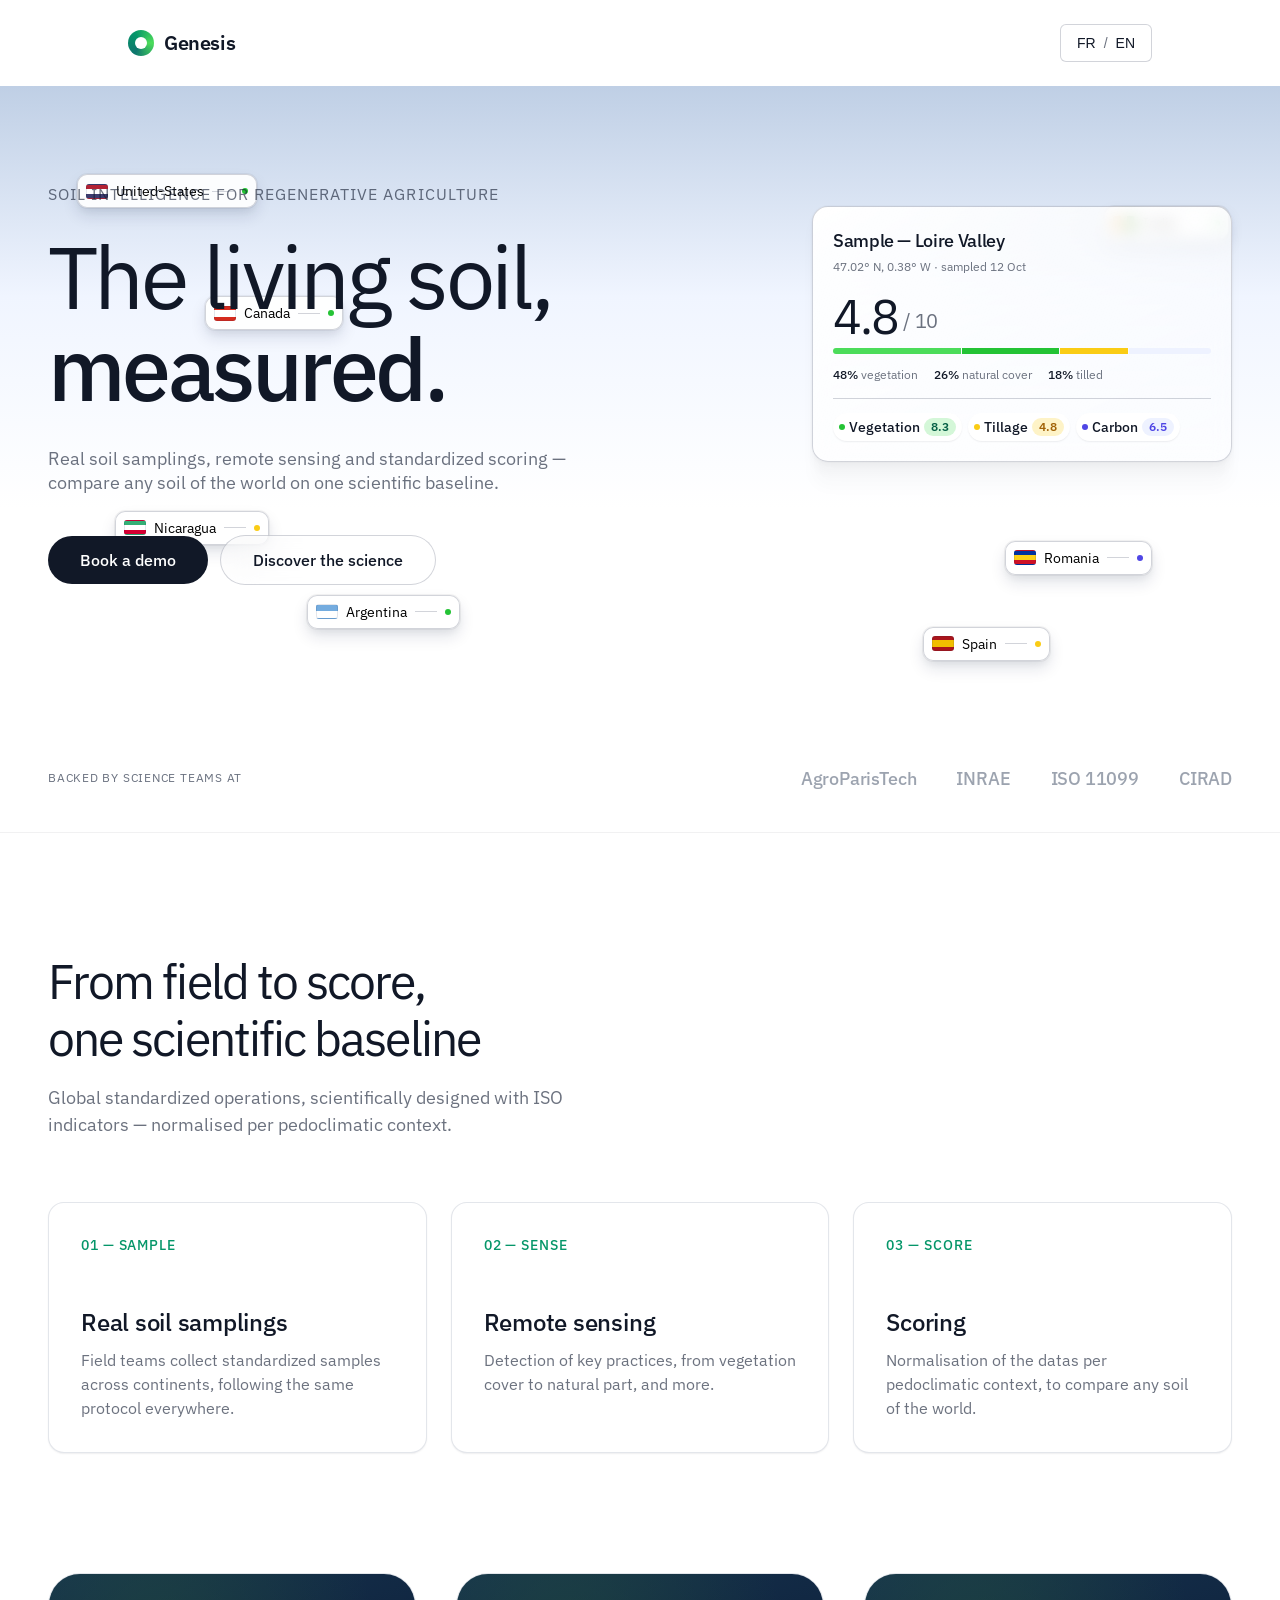
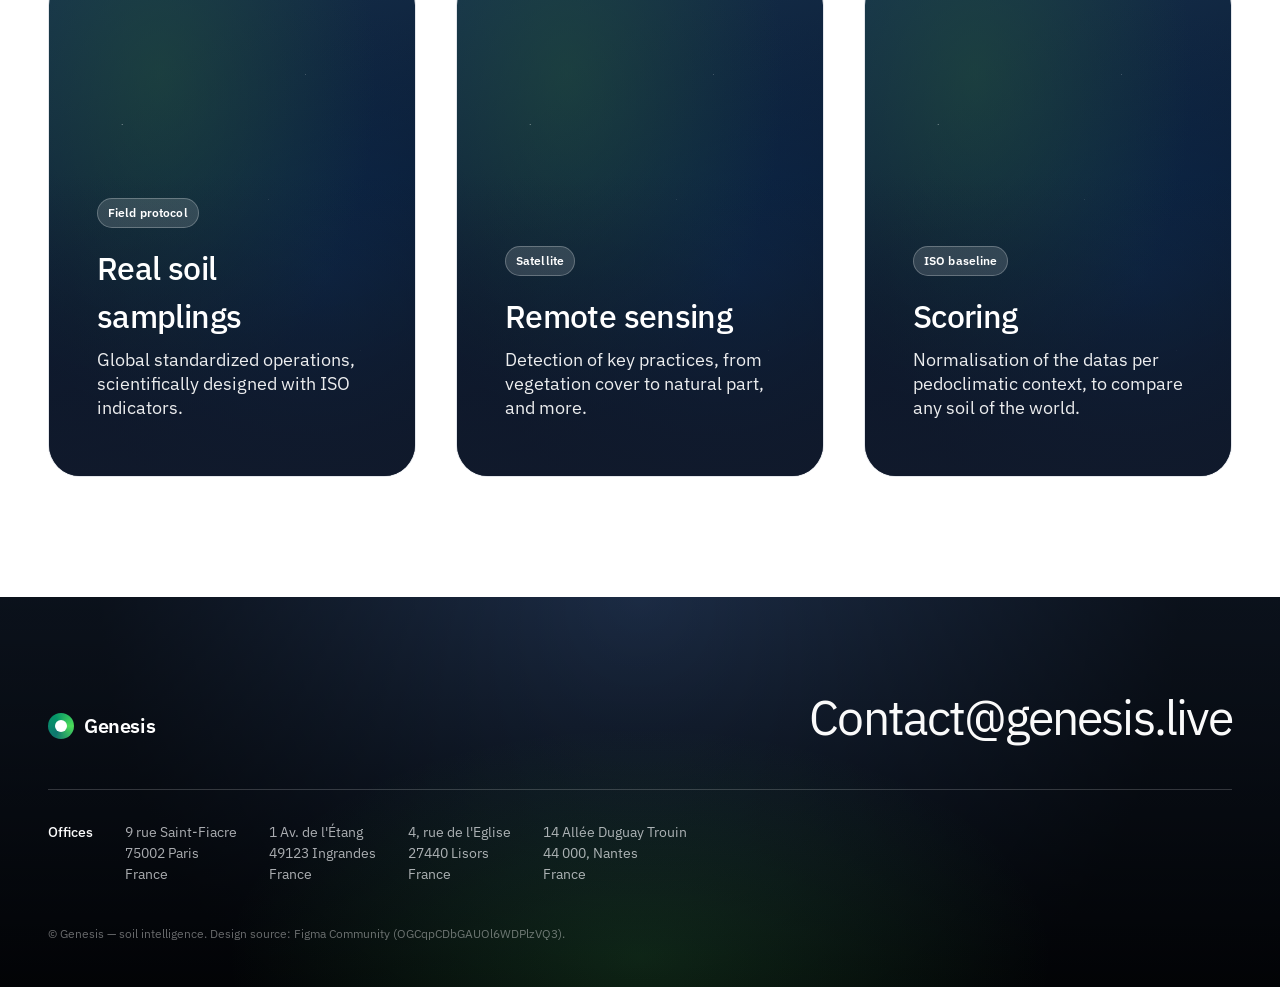
<file: renders/genesis-reference-render/index.html>
<!doctype html>
<html lang="en">
<head>
<meta charset="utf-8">
<meta name="viewport" content="width=device-width, initial-scale=1">
<link rel="stylesheet" href="https://fonts.googleapis.com/css2?family=IBM+Plex+Sans:wght@400;500;600&display=swap">
<title>Genesis — rendered from Figma design (OGCqpCDbGAUOl6WDPlzVQ3)</title>
<!-- Faithful translation of Genesis Landing page (Figma Community, node 0-1)
     IBM Plex Sans, tight -0.04em tracking | glassy sky hero | navy science cards | green scoring
     Reference render: photo/3D artwork approximated with CSS gradients. -->
<style>
:root {
  --ink: #111827;
  --ink-62: rgba(17, 27, 49, 0.62);
  --navy-card: rgba(17, 26, 44, 0.83);
  --card-border: rgba(4, 28, 77, 0.11);
  --glass-border: rgba(6, 20, 50, 0.18);
  --green-600: #059669;
  --green-500: #24C335;
  --green-bright: #4CDC5A;
  --green-soft: #BCF6C1;
  --green-tint: rgba(76, 220, 90, 0.24);
  --amber: #FACC15;
  --amber-ink: #A16207;
  --amber-tint: rgba(250, 204, 21, 0.24);
  --indigo: #4F46E5;
  --indigo-soft: #EEF2FF;
  --sky-hi: #BFCFE5;
  --sky-mid: #F0F5FF;
  --white: #FFFFFF;
}
* { box-sizing: border-box; }
html { scroll-behavior: smooth; }
body {
  margin: 0;
  font-family: 'IBM Plex Sans', 'Segoe UI', system-ui, sans-serif;
  color: var(--ink);
  background: var(--white);
  -webkit-font-smoothing: antialiased;
  line-height: 1.5;
}
.wrap { max-width: 1280px; margin-inline: auto; padding-inline: 48px; }

/* ---------- pill scores (green/amber/indigo chips) ---------- */
.score-pill {
  display: inline-flex; align-items: center; gap: 4px;
  padding: 5px 6px; border-radius: 99px; background: var(--white);
  font-size: 14px; font-weight: 500; line-height: 14px;
  box-shadow: 0 1px 2px rgba(9,21,47,.05), 0 1px 1px rgba(17,24,39,.02);
}
.score-pill .num { padding: 2px 7px; border-radius: 99px; font-weight: 600; font-size: 12px; }
.score-pill .num.g { background: var(--green-tint); color: #065F46; }
.score-pill .num.a { background: var(--amber-tint); color: var(--amber-ink); }
.score-pill .num.i { background: var(--indigo-soft); color: var(--indigo); }
.dot { width: 6px; height: 6px; border-radius: 99px; }
.dot.g { background: var(--green-500); }
.dot.a { background: var(--amber); }
.dot.i { background: var(--indigo); }

/* ---------- glass mini flag cards ---------- */
.flag-card {
  position: absolute;
  display: inline-flex; align-items: center; gap: 8px;
  padding: 6px 8px; border-radius: 10px;
  background: rgba(255,255,255,.92);
  border: 1px solid var(--glass-border);
  box-shadow: 0 8px 16px rgba(4,28,77,.11), 0 4px 8px rgba(9,21,47,.05), 0 0 0 1px rgba(9,21,47,.05);
  backdrop-filter: blur(16px);
  font-size: 14px; line-height: 20px; color: #000;
  white-space: nowrap;
}
.flag-card .fl { width: 22px; height: 15px; border-radius: 3px; border: 1px solid rgba(4,28,77,.11); flex: none; }
.flag-card .ln { flex: 1; min-width: 22px; height: 1px; background: rgba(6,20,50,.18); }

/* ---------- nav: 24px 128px, blur(4px), FR/EN ghost button ---------- */
.topnav {
  position: sticky; top: 0; z-index: 50;
  backdrop-filter: blur(4px);
  background: rgba(255,255,255,.01);
}
.topnav-inner {
  max-width: 1600px; margin-inline: auto;
  display: flex; align-items: center; justify-content: space-between;
  padding: 24px 128px;
}
.logo { display: flex; align-items: center; gap: 10px; font-weight: 600; font-size: 20px; letter-spacing: -0.02em; text-decoration: none; color: var(--ink); }
.logo-mark { width: 26px; height: 26px; border-radius: 50%;
  background: conic-gradient(from 210deg, #0F766E, #059669, #4CDC5A, #0F766E); position: relative; display: inline-block; }
.logo-mark::after { content:""; position:absolute; inset:7px; border-radius:50%; background:var(--white); }
.lang-btn {
  display: inline-flex; padding: 10px 16px; gap: 8px; border-radius: 6px;
  background: rgba(255,255,255,.6); border: 1px solid var(--glass-border);
  backdrop-filter: blur(16px); font-size: 14px; font-weight: 500; color: var(--ink); cursor: pointer;
}
.lang-btn span { color: var(--ink-62); }

/* ---------- hero: sky gradient, glass cards, flag pills, giant left-aligned display ---------- */
.hero {
  position: relative; overflow: hidden;
  background: linear-gradient(180deg, #BFCFE5 0%, #F0F5FF 33%, #FFFFFF 66%);
  padding: 96px 0 140px;
}
.hero-copy { position: relative; z-index: 5; max-width: 760px; }
.eyebrow {
  font-size: 16px; letter-spacing: 0.065em; text-transform: uppercase;
  color: var(--ink-62); margin: 0 0 24px;
}
.hero h1 {
  font-size: 88px; line-height: 1.05; font-weight: 400; letter-spacing: -0.04em;
  margin: 0 0 32px; color: var(--ink);
}
.hero h1 strong { font-weight: 500; }
.hero-sub { font-size: 18px; line-height: 24px; color: var(--ink-62); max-width: 520px; margin: 0 0 40px; }
.hero-ctas { display: flex; gap: 12px; align-items: center; }
.btn-primary {
  display: inline-flex; align-items: center; gap: 8px;
  padding: 14px 32px; border-radius: 999px; border: none; cursor: pointer;
  background: var(--ink); color: var(--white);
  font-family: inherit; font-size: 16px; font-weight: 500; line-height: 20px;
}
.btn-secondary {
  display: inline-flex; align-items: center; gap: 8px;
  padding: 14px 32px; border-radius: 999px; cursor: pointer;
  background: rgba(255,255,255,.32); border: 1px solid var(--glass-border);
  backdrop-filter: blur(16px);
  font-family: inherit; font-size: 16px; font-weight: 500; color: var(--ink);
}
.btn-primary:hover { opacity: .92; }
.btn-secondary:hover { background: rgba(255,255,255,.5); }

/* hero glass panel: 64px 48px padding, 16px radius, sky glass */
.glass-panel {
  position: absolute; right: 48px; top: 120px; z-index: 4;
  width: 420px; border-radius: 16px; padding: 20px;
  background: linear-gradient(155deg, rgba(255,255,255,1), rgba(255,255,255,.32));
  border: 1px solid var(--glass-border);
  box-shadow: 0 3px 6px rgba(37,14,14,.03), 0 12px 12px rgba(37,14,14,.03), 0 26px 16px rgba(37,14,14,.02), 0 0 0 1px rgba(17,24,39,.02);
  backdrop-filter: blur(8px);
}
.glass-panel h3 { margin: 0 0 4px; font-size: 18px; font-weight: 500; letter-spacing: -0.02em; }
.glass-panel .loc { font-size: 12px; color: var(--ink-62); margin: 0 0 16px; }
.metric-row { display: flex; align-items: flex-end; gap: 5px; margin: 12px 0 6px; }
.metric-row .val { font-size: 48px; line-height: 1; letter-spacing: -0.04em; font-weight: 400; }
.metric-row .unit { font-size: 20px; color: var(--ink-62); letter-spacing: -0.04em; padding-bottom: 4px; }
.bar-row { display: flex; gap: 1px; height: 6px; border-radius: 9999px; overflow: hidden; margin: 8px 0 12px; }
.bar-row i { display: block; height: 100%; }
.legend { display: flex; gap: 16px; font-size: 12px; color: var(--ink-62); }
.legend b { color: var(--ink); font-weight: 500; }
.panel-scores { display: flex; gap: 6px; margin-top: 14px; border-top: 1px solid var(--glass-border); padding-top: 14px; }

/* floating flag pills over the sky */
.flags { position: absolute; inset: 0; pointer-events: none; z-index: 3; }
@media (max-width: 1100px) {
  .glass-panel { display: none; }
  .flags { display: none; }
  .topnav-inner { padding: 20px 24px; }
}

/* ---------- section: logos strip ---------- */
.strip { padding: 40px 0; border-bottom: 1px solid rgba(17,24,39,.06); }
.strip-inner { display: flex; align-items: center; justify-content: space-between; gap: 32px; flex-wrap: wrap; }
.strip .label { font-size: 12px; letter-spacing: 0.065em; text-transform: uppercase; color: #6B7280; }
.strip .logos { display: flex; gap: 40px; align-items: center; color: #9CA3AF; font-weight: 500; letter-spacing: -0.01em; font-size: 18px; }

/* ---------- section: how it works, big left display + numbered rows ---------- */
.how { padding: 120px 0 80px; }
.how h2 { font-size: 48px; line-height: 1.2; font-weight: 400; letter-spacing: -0.04em; margin: 0 0 16px; max-width: 720px; }
.how .lede { font-size: 18px; color: var(--ink-62); max-width: 560px; margin: 0 0 64px; }
.step-grid { display: grid; grid-template-columns: repeat(3, 1fr); gap: 24px; }
.step { border: 1px solid var(--card-border); border-radius: 16px; padding: 32px;
  box-shadow: 0 1px 2px rgba(9,21,47,.05), 0 1px 1px rgba(17,24,39,.02); background: var(--white); }
.step .n { font-size: 14px; font-weight: 500; color: var(--green-600); letter-spacing: 0.065em; text-transform: uppercase; margin: 0 0 48px; }
.step h3 { font-size: 24px; font-weight: 500; letter-spacing: -0.01em; margin: 0 0 8px; }
.step p { margin: 0; color: var(--ink-62); font-size: 16px; }

/* ---------- section: navy science cards ---------- */
.science { padding: 40px 0 120px; }
.science-grid { display: grid; grid-template-columns: repeat(3, 1fr); gap: 40px; }
.sci-card {
  position: relative; overflow: hidden;
  border-radius: 32px; padding: 56px 48px; min-height: 504px;
  display: flex; flex-direction: column; justify-content: flex-end;
  color: var(--white); border: 1px solid var(--card-border);
}
.sci-card .bg {
  position: absolute; inset: 0; z-index: 0;
  background:
    radial-gradient(ellipse at 30% 20%, rgba(35, 80, 60, 0.55), transparent 60%),
    radial-gradient(ellipse at 75% 60%, rgba(12, 40, 74, 0.9), transparent 65%),
    linear-gradient(160deg, #16324F 0%, #0B1B33 55%, #060F1F 100%);
}
.sci-card .bg::after {
  content: ""; position: absolute; inset: 0;
  background:
    radial-gradient(1.5px 1.5px at 20% 30%, rgba(255,255,255,.5), transparent 60%),
    radial-gradient(1px 1px at 70% 20%, rgba(255,255,255,.4), transparent 60%),
    radial-gradient(1.5px 1.5px at 40% 70%, rgba(255,255,255,.35), transparent 60%),
    radial-gradient(1px 1px at 85% 75%, rgba(255,255,255,.3), transparent 60%),
    radial-gradient(1px 1px at 60% 45%, rgba(255,255,255,.35), transparent 60%);
}
.sci-card .grain {
  position: absolute; inset: 0; z-index: 1; opacity: .5; mix-blend-mode: overlay;
  background: radial-gradient(circle at 50% 0%, rgba(0,0,0,0) 60%, rgba(0,0,0,.14) 100%);
}
.sci-card .veil {
  position: absolute; left: 0; right: 0; bottom: 0; height: 60%; z-index: 1;
  background: linear-gradient(180deg, rgba(17,26,44,0) 0%, rgba(17,26,44,.55) 55%, rgba(17,26,44,.9) 100%);
}
.sci-card .head { position: relative; z-index: 2; }
.sci-card h3 { font-size: 32px; line-height: 48px; font-weight: 500; letter-spacing: -0.02em; margin: 0 0 8px; }
.sci-card p { margin: 0; font-size: 18px; line-height: 24px; color: rgba(255,255,255,.92); max-width: 40ch; }
.sci-card .chip { display: inline-flex; align-items: center; gap: 6px; margin: 0 0 16px;
  font-size: 12px; font-weight: 600; letter-spacing: 0.01em;
  background: rgba(255,255,255,.14); border: 1px solid rgba(255,255,255,.25);
  padding: 5px 10px; border-radius: 99px; color: #fff; }

/* ---------- footer: dark photo band, huge contact email ---------- */
.footer {
  background:
    radial-gradient(circle at 50% 0%, rgba(0,0,0,0) 0%, rgba(0,0,0,.6) 72%),
    linear-gradient(180deg, #1B2B44 0%, #0E1725 60%, #05080F 100%);
  color: rgba(255,255,255,.98);
  padding: 96px 0 32px;
  position: relative; overflow: hidden;
}
.footer .glow { position: absolute; left: 50%; bottom: -220px; transform: translateX(-50%);
  width: 900px; height: 500px; border-radius: 50%;
  background: radial-gradient(ellipse, rgba(76,220,90,.14), transparent 65%); }
.footer-top { display: flex; align-items: flex-end; justify-content: space-between; gap: 32px; flex-wrap: wrap; margin-bottom: 48px; position: relative; z-index: 1; }
.footer .brandline { display: flex; align-items: center; gap: 10px; font-weight: 600; font-size: 20px; letter-spacing: -0.02em; color: #fff; }
.footer .email { font-size: 48px; line-height: 48px; letter-spacing: -0.04em; color: rgba(255,255,255,.98); text-decoration: none; }
.footer .email:hover { text-decoration: underline; }
.footer hr { border: none; border-top: 1px solid rgba(255,255,255,.18); margin: 0 0 16px; }
.footer-stack { display: flex; gap: 32px; padding: 16px 0; flex-wrap: wrap; position: relative; z-index: 1; }
.footer-stack .k { font-size: 14px; font-weight: 500; color: rgba(255,255,255,.98); margin: 0 0 4px; }
.footer-stack .v { font-size: 14px; color: rgba(250,252,255,.67); white-space: pre-line; margin: 0; }
.footer .fin { margin-top: 24px; font-size: 12px; color: rgba(255,255,255,.4); position: relative; z-index: 1; }

/* ---------- responsive ---------- */
@media (max-width: 1100px) {
  .hero h1 { font-size: 56px; }
  .step-grid, .science-grid { grid-template-columns: 1fr; }
  .sci-card { min-height: 380px; }
  .footer .email { font-size: 32px; }
}
@media (max-width: 640px) {
  .hero h1 { font-size: 40px; }
  .wrap { padding-inline: 24px; }
}
</style>
</head>
<body>

<!-- NAV: 24px 128px, blur 4px, FR / EN -->
<header class="topnav">
  <div class="topnav-inner">
    <a class="logo" href="#"><span class="logo-mark" aria-hidden="true"></span>Genesis</a>
    <button class="lang-btn" type="button">FR <span>/</span> EN</button>
  </div>
</header>

<!-- HERO: sky gradient + glass soil panel + floating flag cards -->
<section class="hero">
  <div class="flags" aria-hidden="true">
    <span class="flag-card" style="left:6%; top:88px;"><span class="fl" style="background:linear-gradient(180deg,#B22234 33%,#fff 33% 66%,#3C3B6E 66%)"></span>United-States<span class="ln"></span><span class="dot g"></span></span>
    <span class="flag-card" style="left:16%; top:210px;"><span class="fl" style="background:linear-gradient(180deg,#D52B1E 25%,#fff 25% 75%,#D52B1E 75%)"></span>Canada<span class="ln"></span><span class="dot g"></span></span>
    <span class="flag-card" style="left:9%; bottom:180px;"><span class="fl" style="background:linear-gradient(180deg,#33AF75 33%,#fff 33% 66%,#D50032 66%)"></span>Nicaragua<span class="ln"></span><span class="dot a"></span></span>
    <span class="flag-card" style="left:24%; bottom:96px;"><span class="fl" style="background:linear-gradient(180deg,#74ACDF 50%,#fff 50%)"></span>Argentina<span class="ln"></span><span class="dot g"></span></span>
    <span class="flag-card" style="right:4%; top:120px;"><span class="fl" style="background:linear-gradient(90deg,#FF9933 33%,#fff 33% 66%,#138808 66%)"></span>India<span class="ln"></span><span class="dot g"></span></span>
    <span class="flag-card" style="right:10%; bottom:150px;"><span class="fl" style="background:linear-gradient(180deg,#0033A0 33%,#FCD116 33% 66%,#CE1126 66%)"></span>Romania<span class="ln"></span><span class="dot i"></span></span>
    <span class="flag-card" style="right:18%; bottom:64px;"><span class="fl" style="background:linear-gradient(180deg,#AA151B 25%,#F1BF00 25% 75%,#AA151B 75%)"></span>Spain<span class="ln"></span><span class="dot a"></span></span>
  </div>

  <div class="wrap">
    <div class="hero-copy">
      <p class="eyebrow">Soil intelligence for regenerative agriculture</p>
      <h1>The living soil,<br><strong>measured.</strong></h1>
      <p class="hero-sub">Real soil samplings, remote sensing and standardized scoring — compare any soil of the world on one scientific baseline.</p>
      <div class="hero-ctas">
        <button class="btn-primary" type="button">Book a demo</button>
        <button class="btn-secondary" type="button">Discover the science</button>
      </div>
    </div>
  </div>

  <aside class="glass-panel" aria-label="Example soil sample">
    <h3>Sample — Loire Valley</h3>
    <p class="loc">47.02° N, 0.38° W · sampled 12 Oct</p>
    <div class="metric-row"><span class="val">4.8</span><span class="unit">/ 10</span></div>
    <div class="bar-row" aria-hidden="true">
      <i style="width:34%; background:#4CDC5A"></i><i style="width:26%; background:#24C335"></i>
      <i style="width:18%; background:#FACC15"></i><i style="width:22%; background:#EEF2FF"></i>
    </div>
    <div class="legend">
      <span><b>48%</b> vegetation</span><span><b>26%</b> natural cover</span><span><b>18%</b> tilled</span>
    </div>
    <div class="panel-scores">
      <span class="score-pill"><span class="dot g"></span>Vegetation <span class="num g">8.3</span></span>
      <span class="score-pill"><span class="dot a"></span>Tillage <span class="num a">4.8</span></span>
      <span class="score-pill"><span class="dot i"></span>Carbon <span class="num i">6.5</span></span>
    </div>
  </aside>
</section>

<!-- LOGO STRIP -->
<section class="strip">
  <div class="wrap strip-inner">
    <span class="label">Backed by science teams at</span>
    <div class="logos" aria-hidden="true"><span>AgroParisTech</span><span>INRAE</span><span>ISO 11099</span><span>CIRAD</span></div>
  </div>
</section>

<!-- HOW IT WORKS -->
<section class="how">
  <div class="wrap">
    <h2>From field to score,<br>one scientific baseline</h2>
    <p class="lede">Global standardized operations, scientifically designed with ISO indicators — normalised per pedoclimatic context.</p>
    <div class="step-grid">
      <div class="step">
        <p class="n">01 — Sample</p>
        <h3>Real soil samplings</h3>
        <p>Field teams collect standardized samples across continents, following the same protocol everywhere.</p>
      </div>
      <div class="step">
        <p class="n">02 — Sense</p>
        <h3>Remote sensing</h3>
        <p>Detection of key practices, from vegetation cover to natural part, and more.</p>
      </div>
      <div class="step">
        <p class="n">03 — Score</p>
        <h3>Scoring</h3>
        <p>Normalisation of the datas per pedoclimatic context, to compare any soil of the world.</p>
      </div>
    </div>
  </div>
</section>

<!-- NAVY SCIENCE CARDS: 32px radius, 56px 48px, copy pinned bottom -->
<section class="science">
  <div class="wrap">
    <div class="science-grid">
      <article class="sci-card">
        <div class="bg"></div><div class="grain"></div><div class="veil"></div>
        <div class="head">
          <span class="chip">Field protocol</span>
          <h3>Real soil samplings</h3>
          <p>Global standardized operations, scientifically designed with ISO indicators.</p>
        </div>
      </article>
      <article class="sci-card">
        <div class="bg"></div><div class="grain"></div><div class="veil"></div>
        <div class="head">
          <span class="chip">Satellite</span>
          <h3>Remote sensing</h3>
          <p>Detection of key practices, from vegetation cover to natural part, and more.</p>
        </div>
      </article>
      <article class="sci-card">
        <div class="bg"></div><div class="grain"></div><div class="veil"></div>
        <div class="head">
          <span class="chip">ISO baseline</span>
          <h3>Scoring</h3>
          <p>Normalisation of the datas per pedoclimatic context, to compare any soil of the world.</p>
        </div>
      </article>
    </div>
  </div>
</section>

<!-- FOOTER: dark photo band, 128px padding, huge email -->
<footer class="footer">
  <div class="glow" aria-hidden="true"></div>
  <div class="wrap">
    <div class="footer-top">
      <span class="brandline"><span class="logo-mark" aria-hidden="true"></span>Genesis</span>
      <a class="email" href="mailto:contact@genesis.live">Contact@genesis.live</a>
    </div>
    <hr>
    <div class="footer-stack">
      <div><p class="k">Offices</p></div>
      <div><p class="v">9 rue Saint-Fiacre
75002 Paris
France</p></div>
      <div><p class="v">1 Av. de l'Étang
49123 Ingrandes
France</p></div>
      <div><p class="v">4, rue de l'Eglise
27440 Lisors
France</p></div>
      <div><p class="v">14 Allée Duguay Trouin
44 000, Nantes
France</p></div>
    </div>
    <p class="fin">© Genesis — soil intelligence. Design source: Figma Community (OGCqpCDbGAUOl6WDPlzVQ3).</p>
  </div>
</footer>

</body>
</html>
</file>
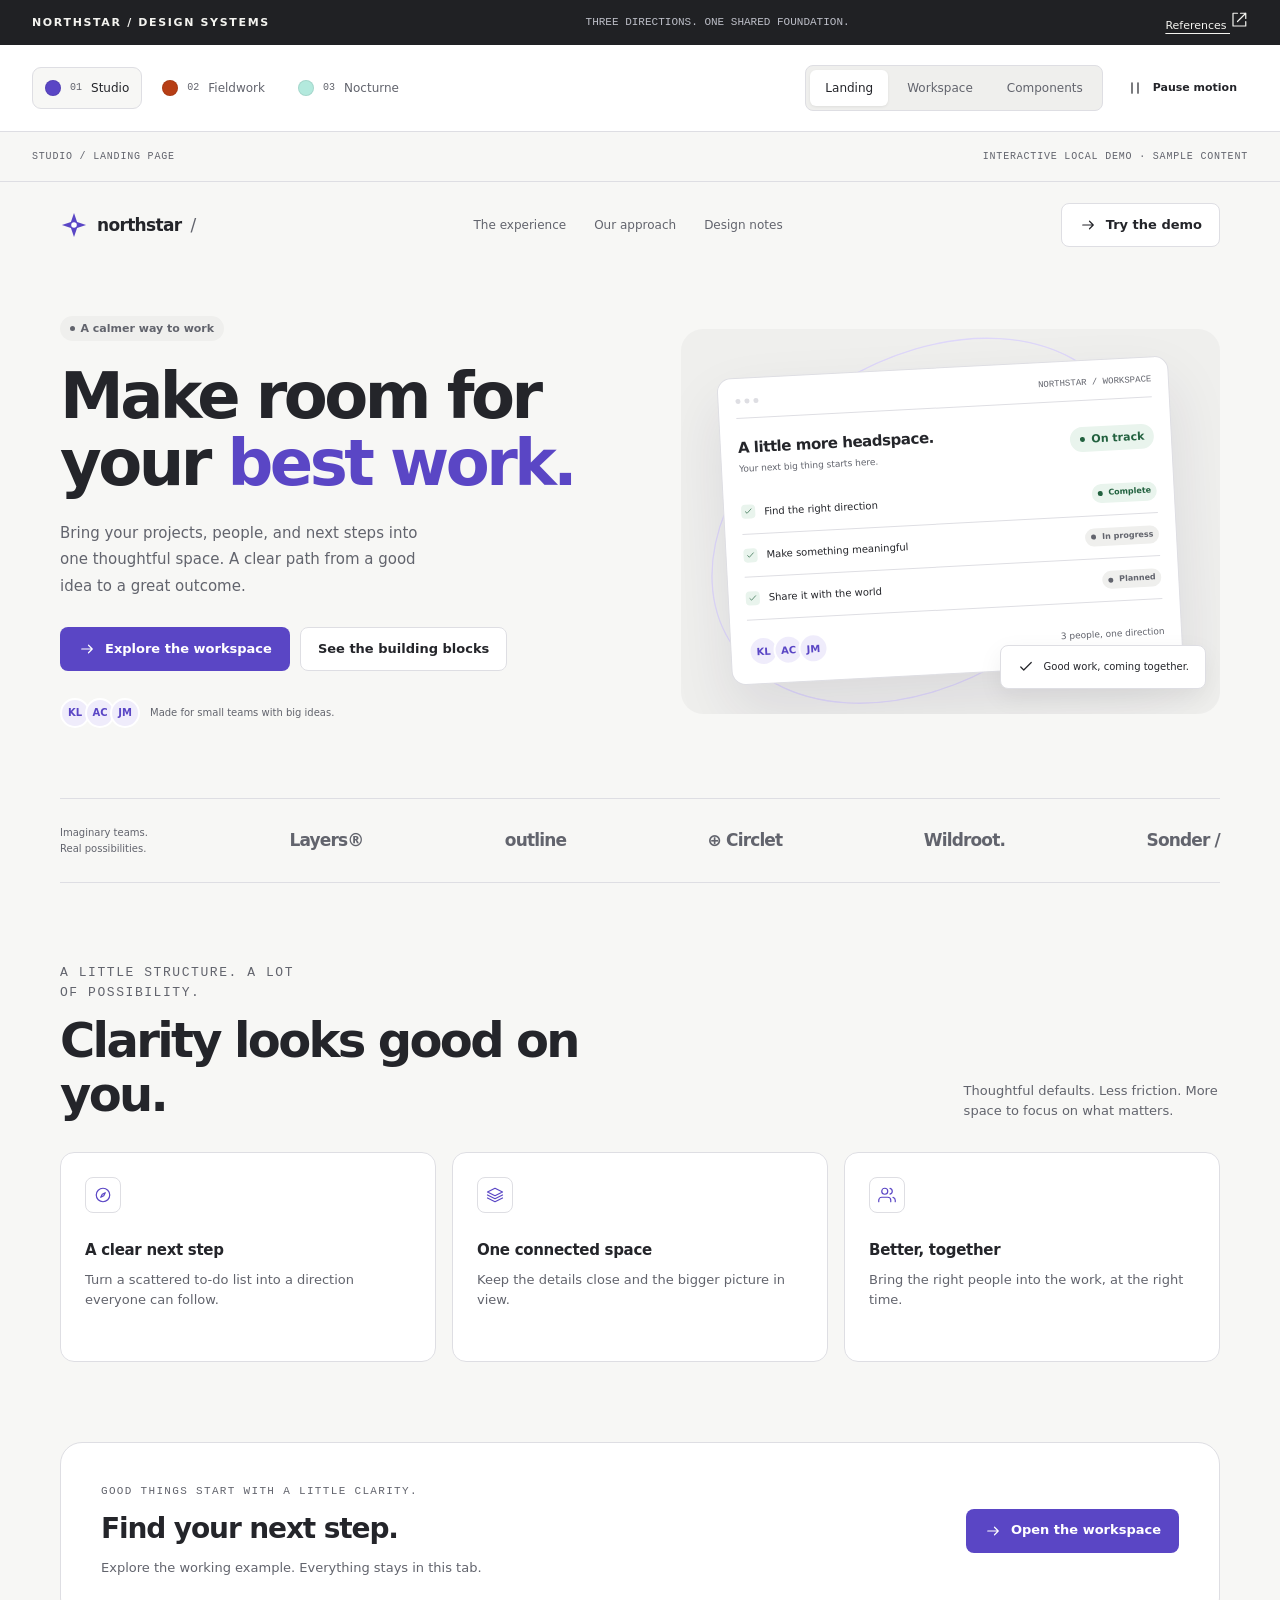
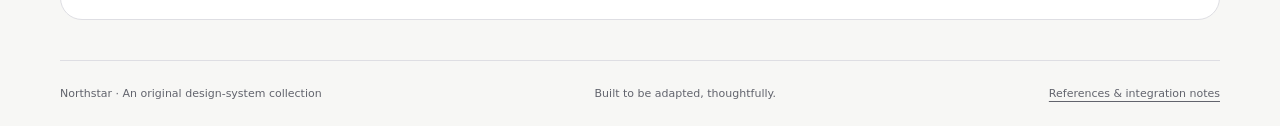
<file: templates/northstar-design-systems/preview.html>
<!doctype html>
<html lang="en"><head><meta charset="utf-8"><meta name="viewport" content="width=device-width, initial-scale=1"><meta name="color-scheme" content="light dark"><title>Northstar — three original design systems</title>
<link rel="stylesheet" href="tokens.css">
<script src="themes.js"></script>
<style>html,body{margin:0;padding:0;}body{background:#f7f7f5;}</style>
</head><body><div id="root"></div><noscript>This interactive preview needs JavaScript. The styles, source, and documentation in the kit can be used separately.</noscript>
<script src="app.js"></script>
</body></html>
</file>
<file: templates/northstar-design-systems/tokens.css>
/* Northstar design systems — tokens + components + page recipes.
   Split from the single-file interactive preview. All values unchanged. *//* Generated from tokens/themes.json by scripts/build_tokens.py. */
.ds-kit {
  --ds-space-1: 4px;
  --ds-space-2: 8px;
  --ds-space-3: 12px;
  --ds-space-4: 16px;
  --ds-space-5: 20px;
  --ds-space-6: 24px;
  --ds-space-8: 32px;
  --ds-space-12: 48px;
  --ds-space-16: 64px;
  --ds-space-24: 96px;
  --ds-text-xs: 0.75rem;
  --ds-text-sm: 0.875rem;
  --ds-text-md: 1rem;
  --ds-text-lg: 1.125rem;
  --ds-text-xl: 1.5rem;
  --ds-duration-fast: 140ms;
  --ds-duration-base: 220ms;
  --ds-duration-enter: 420ms;
  --ds-ease: cubic-bezier(.22, 1, .36, 1);
  --ds-content: 1160px;
  --ds-sidebar: 224px;
}
.ds-kit, .ds-kit[data-theme="studio"] {
  --ds-canvas: #f7f7f5;
  --ds-surface: #ffffff;
  --ds-surface-alt: #efefed;
  --ds-ink: #24252a;
  --ds-muted: #62646d;
  --ds-line: #dedee3;
  --ds-line-strong: #858892;
  --ds-accent: #5a46c5;
  --ds-accent-hover: #4836a8;
  --ds-on-accent: #ffffff;
  --ds-tint: #efecfb;
  --ds-success: #22613f;
  --ds-success-bg: #e9f4ed;
  --ds-warning: #79520b;
  --ds-warning-bg: #fff2d7;
  --ds-danger: #a52938;
  --ds-danger-bg: #ffecef;
  --ds-focus: #5a46c5;
  --ds-graphic: #ded7fa;
  --ds-radius-small: 8px;
  --ds-radius-medium: 14px;
  --ds-radius-large: 22px;
  --ds-radius-pill: 999px;
  --ds-font-body: Inter, ui-sans-serif, system-ui, -apple-system, BlinkMacSystemFont, 'Segoe UI', sans-serif;
  --ds-font-display: Inter, ui-sans-serif, system-ui, -apple-system, BlinkMacSystemFont, 'Segoe UI', sans-serif;
  --ds-display-weight: 600;
  --ds-display-tracking: -0.055em;
  --ds-display-transform: none;
  color-scheme: light;
}
.ds-kit[data-theme="field"] {
  --ds-canvas: #f2efe8;
  --ds-surface: #fffdf8;
  --ds-surface-alt: #e7e3d9;
  --ds-ink: #20231e;
  --ds-muted: #5d6256;
  --ds-line: #d1d0c5;
  --ds-line-strong: #8e9585;
  --ds-accent: #b73e15;
  --ds-accent-hover: #a53610;
  --ds-on-accent: #ffffff;
  --ds-tint: #fbe8df;
  --ds-success: #315b2d;
  --ds-success-bg: #e4eddf;
  --ds-warning: #765009;
  --ds-warning-bg: #f9edcc;
  --ds-danger: #9f2935;
  --ds-danger-bg: #f9e5e6;
  --ds-focus: #99340f;
  --ds-graphic: #f06b32;
  --ds-radius-small: 4px;
  --ds-radius-medium: 6px;
  --ds-radius-large: 8px;
  --ds-radius-pill: 999px;
  --ds-font-body: 'Helvetica Neue', Arial, ui-sans-serif, system-ui, sans-serif;
  --ds-font-display: 'Arial Narrow', Impact, 'Helvetica Neue', Arial, sans-serif;
  --ds-display-weight: 800;
  --ds-display-tracking: -0.045em;
  --ds-display-transform: uppercase;
  color-scheme: light;
}
.ds-kit[data-theme="nocturne"] {
  --ds-canvas: #12151a;
  --ds-surface: #1b2028;
  --ds-surface-alt: #262d37;
  --ds-ink: #f2f5fa;
  --ds-muted: #a6b1c3;
  --ds-line: #384353;
  --ds-line-strong: #75859c;
  --ds-accent: #b3e9dd;
  --ds-accent-hover: #cef4eb;
  --ds-on-accent: #142c28;
  --ds-tint: #253d39;
  --ds-success: #a6e2bd;
  --ds-success-bg: #203b2c;
  --ds-warning: #f1ce83;
  --ds-warning-bg: #3f3422;
  --ds-danger: #ffb7c0;
  --ds-danger-bg: #43262e;
  --ds-focus: #b3e9dd;
  --ds-graphic: #6f8ee0;
  --ds-radius-small: 8px;
  --ds-radius-medium: 12px;
  --ds-radius-large: 20px;
  --ds-radius-pill: 999px;
  --ds-font-body: Inter, ui-sans-serif, system-ui, -apple-system, BlinkMacSystemFont, 'Segoe UI', sans-serif;
  --ds-font-display: Inter, ui-sans-serif, system-ui, -apple-system, BlinkMacSystemFont, 'Segoe UI', sans-serif;
  --ds-display-weight: 500;
  --ds-display-tracking: -0.06em;
  --ds-display-transform: none;
  color-scheme: dark;
}

/* All styles are scoped to .ds-kit. Import tokens.css first. No reset of your app. */
.ds-kit, .ds-kit * { box-sizing: border-box; }
.ds-kit { font: 400 16px/1.55 var(--ds-font-body); color: var(--ds-ink); background: var(--ds-canvas); -webkit-font-smoothing: antialiased; overflow-wrap: anywhere; }
.ds-kit :where(h1,h2,h3,h4,p,figure) { margin: 0; }
.ds-kit :where(button,input,textarea,select) { font: inherit; }
.ds-kit :where(button,a,input,textarea,select,summary) { -webkit-tap-highlight-color: transparent; }
.ds-kit :where(a) { color: inherit; text-underline-offset: 4px; }
.ds-kit :where(button) { cursor: pointer; }
.ds-kit :where(button:disabled) { cursor: not-allowed; opacity: .48; }
.ds-kit :where(button,a,input,textarea,select,summary,[tabindex]):focus-visible { outline: 3px solid var(--ds-focus); outline-offset: 4px; }
.ds-kit :where(svg) { flex-shrink: 0; }
.ds-kit :where(img,svg) { max-width: 100%; }
.ds-kit ::selection { background: var(--ds-tint); color: var(--ds-ink); }
.ds-kit .ds-container { width: min(var(--ds-content), calc(100% - 80px)); margin-inline: auto; }
.ds-kit .ds-section { padding-block: 80px; }
.ds-kit .ds-stack { display: grid; gap: 24px; }
.ds-kit .ds-row { display: flex; align-items: center; gap: 12px; flex-wrap: wrap; }
.ds-kit .ds-between { justify-content: space-between; }
.ds-kit .ds-muted { color: var(--ds-muted); }
.ds-kit .ds-small { font-size: var(--ds-text-sm); }
.ds-kit .ds-eyebrow { font: 500 11px/1.5 ui-monospace, SFMono-Regular, Consolas, monospace; text-transform: uppercase; letter-spacing: .12em; color: var(--ds-muted); }
.ds-kit .ds-heading { font: var(--ds-display-weight) clamp(30px, 4vw, 48px)/1.12 var(--ds-font-display); letter-spacing: var(--ds-display-tracking); text-transform: var(--ds-display-transform); }
.ds-kit .ds-sr-only { position: absolute; width: 1px; height: 1px; padding: 0; margin: -1px; overflow: hidden; clip-path: inset(50%); white-space: nowrap; border: 0; }
.ds-kit .ds-skip { position: fixed; z-index: 100; top: -100px; left: 20px; background: var(--ds-accent); color: var(--ds-on-accent); padding: 12px 20px; border-radius: 8px; }
.ds-kit .ds-skip:focus { top: 12px; }
.ds-kit .ds-icon { width: 18px; height: 18px; fill: none; stroke: currentColor; stroke-width: 1.6; stroke-linecap: round; stroke-linejoin: round; }
.ds-kit [hidden] { display: none !important; }
@media (max-width: 680px) { .ds-kit .ds-container { width: calc(100% - 36px); } .ds-kit .ds-section { padding-block: 48px; } }

.ds-kit .ds-button { min-height: 44px; display: inline-flex; align-items: center; justify-content: center; gap: 9px; border: 1px solid transparent; border-radius: var(--ds-radius-small); padding: 10px 17px; color: var(--ds-on-accent); background: var(--ds-accent); font-size: 13px; font-weight: 550; line-height: 1.4; text-decoration: none; transition: background var(--ds-duration-fast), border-color var(--ds-duration-fast), transform var(--ds-duration-fast); }
.ds-kit .ds-button:hover:not(:disabled) { background: var(--ds-accent-hover); }
.ds-kit .ds-button:active:not(:disabled) { transform: translateY(1px); }
.ds-kit .ds-button[data-variant="secondary"] { background: var(--ds-surface); border-color: var(--ds-line); color: var(--ds-ink); }
.ds-kit .ds-button[data-variant="secondary"]:hover:not(:disabled), .ds-kit .ds-button[data-variant="ghost"]:hover:not(:disabled) { background: var(--ds-surface-alt); }
.ds-kit .ds-button[data-variant="ghost"] { background: transparent; color: var(--ds-ink); }
.ds-kit .ds-button[data-variant="danger"] { background: var(--ds-danger-bg); color: var(--ds-danger); }
.ds-kit .ds-button[data-size="small"] { min-height: 36px; padding: 6px 12px; font-size: 12px; }
.ds-kit .ds-icon-button { width: 44px; min-width: 44px; height: 44px; padding: 0; }
.ds-kit .ds-badge { display: inline-flex; align-items: center; gap: 6px; border-radius: var(--ds-radius-pill); background: var(--ds-tint); color: var(--ds-accent); padding: 4px 10px; font-size: 11px; font-weight: 550; white-space: nowrap; }
.ds-kit .ds-badge[data-tone="success"] { background: var(--ds-success-bg); color: var(--ds-success); }
.ds-kit .ds-badge[data-tone="warning"] { background: var(--ds-warning-bg); color: var(--ds-warning); }
.ds-kit .ds-badge[data-tone="danger"] { background: var(--ds-danger-bg); color: var(--ds-danger); }
.ds-kit .ds-badge[data-tone="neutral"] { background: var(--ds-surface-alt); color: var(--ds-muted); }
.ds-kit .ds-dot { width: 5px; height: 5px; border-radius: 50%; background: currentColor; }
.ds-kit .ds-chip { min-height: 38px; padding: 6px 13px; border: 1px solid var(--ds-line); border-radius: var(--ds-radius-pill); color: var(--ds-muted); background: transparent; font-size: 12px; transition: background var(--ds-duration-fast); }
.ds-kit .ds-chip:hover { background: var(--ds-surface-alt); }
.ds-kit .ds-chip[aria-pressed="true"] { border-color: var(--ds-ink); color: var(--ds-surface); background: var(--ds-ink); }
.ds-kit .ds-card { background: var(--ds-surface); border: 1px solid var(--ds-line); border-radius: var(--ds-radius-medium); padding: 24px; min-width: 0; }
.ds-kit .ds-card-title { font-size: 15px; font-weight: 600; letter-spacing: -.02em; }
.ds-kit .ds-card-description { color: var(--ds-muted); font-size: 13px; margin-top: 8px; }
.ds-kit .ds-card[data-interactive="true"] { transition: transform var(--ds-duration-base) var(--ds-ease), border-color var(--ds-duration-base); }
.ds-kit .ds-card[data-interactive="true"]:hover { transform: translateY(-3px); border-color: var(--ds-line-strong); }
.ds-kit .ds-field { display: grid; gap: 7px; font-size: 13px; }
.ds-kit .ds-field label { font-weight: 550; }
.ds-kit .ds-input { width: 100%; min-height: 44px; border: 1px solid var(--ds-line-strong); border-radius: var(--ds-radius-small); padding: 10px 12px; background: var(--ds-surface); color: var(--ds-ink); font-size: 13px; }
.ds-kit .ds-input::placeholder { color: var(--ds-muted); opacity: 1; }
.ds-kit .ds-input[aria-invalid="true"] { border-color: var(--ds-danger); }
.ds-kit .ds-hint { color: var(--ds-muted); font-size: 12px; }
.ds-kit .ds-error { color: var(--ds-danger); font-size: 12px; }
.ds-kit .ds-switch-label { display: flex; justify-content: space-between; align-items: center; gap: 20px; font-size: 13px; }
.ds-kit .ds-switch { appearance: none; -webkit-appearance: none; position: relative; flex: 0 0 42px; width: 42px; height: 26px; background: var(--ds-line-strong); border: 2px solid transparent; border-radius: 999px; cursor: pointer; margin: 0; transition: background var(--ds-duration-fast); }
.ds-kit .ds-switch::before { content: ''; position: absolute; width: 18px; height: 18px; background: var(--ds-surface); border-radius: 50%; left: 2px; top: 2px; transition: transform var(--ds-duration-base) var(--ds-ease); }
.ds-kit .ds-switch:checked { background: var(--ds-accent); }
.ds-kit .ds-switch:checked::before { transform: translateX(16px); background: var(--ds-on-accent); }
.ds-kit .ds-tabs-list { display: flex; align-items: center; flex-wrap: wrap; gap: 4px; padding: 4px; border: 1px solid var(--ds-line); border-radius: var(--ds-radius-small); background: var(--ds-surface-alt); width: fit-content; }
.ds-kit .ds-tab { min-height: 36px; border: 0; padding: 6px 15px; border-radius: calc(var(--ds-radius-small) - 2px); color: var(--ds-muted); background: transparent; font-size: 12px; }
.ds-kit .ds-tab[aria-current="page"], .ds-kit .ds-tab[aria-selected="true"], .ds-kit .ds-tab[data-state="active"] { color: var(--ds-ink); background: var(--ds-surface); box-shadow: 0 1px 3px #00000012; }
.ds-kit .ds-tab-panel { padding-top: 20px; font-size: 13px; }
.ds-kit .ds-accordion { border-bottom: 1px solid var(--ds-line); }
.ds-kit .ds-accordion summary { cursor: pointer; padding: 18px 0; font-size: 14px; font-weight: 500; }
.ds-kit .ds-accordion p { font-size: 13px; color: var(--ds-muted); padding-bottom: 18px; max-width: 64ch; }
.ds-kit .ds-progress { width: 100%; height: 5px; appearance: none; border: 0; border-radius: 999px; overflow: hidden; background: var(--ds-surface-alt); }
.ds-kit .ds-progress::-webkit-progress-bar { background: var(--ds-surface-alt); }
.ds-kit .ds-progress::-webkit-progress-value { background: var(--ds-accent); border-radius: 999px; }
.ds-kit .ds-progress::-moz-progress-bar { background: var(--ds-accent); border-radius: 999px; }
.ds-kit .ds-avatar { width: 30px; height: 30px; border-radius: 50%; background: var(--ds-tint); color: var(--ds-accent); border: 2px solid var(--ds-surface); display: grid; place-items: center; font-size: 10px; font-weight: 600; }
.ds-kit .ds-avatar-group { display: flex; padding-left: 5px; }
.ds-kit .ds-avatar-group .ds-avatar { margin-left: -5px; }
.ds-kit .ds-dialog { color: var(--ds-ink); background: var(--ds-surface); border: 1px solid var(--ds-line); border-radius: var(--ds-radius-large); width: min(460px, calc(100% - 32px)); padding: 28px; max-height: calc(100dvh - 48px); overflow: auto; box-shadow: 0 24px 100px #00000040; }
.ds-kit .ds-dialog::backdrop { background: #12141b80; backdrop-filter: blur(4px); }
.ds-kit .ds-dialog[open] { animation: ds-dialog-in var(--ds-duration-base) var(--ds-ease) both; }
.ds-kit .ds-dialog-title { font-size: 22px; font-weight: 600; letter-spacing: -.04em; }
.ds-kit .ds-dialog-description { font-size: 13px; color: var(--ds-muted); margin: 8px 0 22px; }
.ds-kit .ds-toast { position: fixed; z-index: 90; bottom: 24px; right: 24px; padding: 14px 18px; border: 1px solid var(--ds-line); border-radius: var(--ds-radius-medium); background: var(--ds-surface); color: var(--ds-ink); box-shadow: 0 12px 40px #0000001a; max-width: calc(100% - 48px); font-size: 13px; display: flex; align-items: center; gap: 10px; animation: ds-toast-in var(--ds-duration-base) var(--ds-ease) both; }
.ds-kit .ds-notice { padding: 14px 16px; background: var(--ds-tint); color: var(--ds-ink); border-radius: var(--ds-radius-small); font-size: 13px; }
.ds-kit .ds-notice[data-tone="danger"] { background: var(--ds-danger-bg); color: var(--ds-danger); }
.ds-kit .ds-skeleton { min-height: 12px; border-radius: 4px; background: var(--ds-surface-alt); }
.ds-kit .ds-empty { padding: 36px 20px; text-align: center; display: grid; justify-items: center; gap: 12px; }
.ds-kit .ds-empty p { color: var(--ds-muted); max-width: 38ch; font-size: 13px; }
.ds-kit .ds-animate-enter { animation: ds-enter var(--ds-duration-enter) var(--ds-ease) both; }
.ds-kit .ds-animate-stagger > * { animation: ds-enter var(--ds-duration-enter) var(--ds-ease) both; }
.ds-kit .ds-animate-stagger > :nth-child(2) { animation-delay: 50ms; }
.ds-kit .ds-animate-stagger > :nth-child(3) { animation-delay: 100ms; }
.ds-kit .ds-animate-stagger > :nth-child(4) { animation-delay: 150ms; }
@keyframes ds-enter { from { opacity: 0; transform: translateY(12px); } to { opacity: 1; transform: translateY(0); } }
@keyframes ds-dialog-in { from { opacity: 0; transform: translateY(8px) scale(.98); } to { opacity: 1; transform: none; } }
@keyframes ds-toast-in { from { opacity: 0; transform: translateY(8px); } to { opacity: 1; transform: none; } }
@media (prefers-reduced-motion: reduce) { .ds-kit *, .ds-kit *::before, .ds-kit *::after { animation: none !important; transition: none !important; scroll-behavior: auto !important; } }
.ds-kit[data-motion="reduced"] *, .ds-kit[data-motion="reduced"] *::before, .ds-kit[data-motion="reduced"] *::after { animation: none !important; transition: none !important; scroll-behavior: auto !important; }

/* Composition recipes. Theme switches change typography, geometry and composition. */
.ds-kit .ds-kitbar { background: #202124; color: #f4f4f0; padding: 11px 32px; display: flex; align-items: center; justify-content: space-between; gap: 16px; font-size: 11px; }
.ds-kit .ds-kitbar-brand { font-weight: 600; letter-spacing: .15em; font-size: 11px; }
.ds-kit .ds-kitbar-detail { color: #bcbec7; font-family: ui-monospace, monospace; }
.ds-kit .ds-kitbar a { color: #f4f4f0; }
.ds-kit .ds-kitnav { display: flex; flex-wrap: wrap; align-items: center; justify-content: space-between; gap: 16px; padding: 20px 32px; border-bottom: 1px solid var(--ds-line); background: var(--ds-surface); }
.ds-kit .ds-theme-picker { display: flex; gap: 7px; flex-wrap: wrap; }
.ds-kit .ds-theme-choice { display: flex; align-items: center; gap: 9px; border: 1px solid transparent; background: transparent; color: var(--ds-muted); padding: 8px 12px; min-height: 42px; border-radius: 9px; font-size: 12px; }
.ds-kit .ds-theme-choice[aria-pressed="true"] { color: var(--ds-ink); border-color: var(--ds-line); background: var(--ds-canvas); }
.ds-kit .ds-swatch { width: 16px; height: 16px; border-radius: 50%; box-shadow: inset 0 0 0 1px #00000015; }
.ds-kit .ds-theme-choice .ds-number { font-family: ui-monospace, monospace; font-size: 10px; color: var(--ds-muted); }
.ds-kit .ds-motion-toggle { font-size: 11px; padding-inline: 10px; }
.ds-kit .ds-preview-label { display: flex; align-items: center; justify-content: space-between; gap: 12px; padding: 17px 32px; font: 10px/1.5 ui-monospace, monospace; text-transform: uppercase; letter-spacing: .08em; color: var(--ds-muted); }
.ds-kit .ds-preview-label span:last-child { text-align: right; }
.ds-kit .ds-landing { border-top: 1px solid var(--ds-line); }
.ds-kit .ds-site-nav { display: flex; align-items: center; gap: 26px; justify-content: space-between; min-height: 86px; }
.ds-kit .ds-wordmark { display: inline-flex; align-items: center; gap: 9px; font-size: 17px; font-weight: 650; letter-spacing: -.04em; text-decoration: none; }
.ds-kit .ds-mark { display: grid; place-items: center; width: 28px; height: 28px; color: var(--ds-accent); }
.ds-kit .ds-mark svg { width: 26px; height: 26px; }
.ds-kit .ds-site-links { display: flex; align-items: center; gap: 28px; font-size: 12px; color: var(--ds-muted); }
.ds-kit .ds-site-links a { text-decoration: none; }
.ds-kit .ds-site-links a:hover { color: var(--ds-ink); }
.ds-kit .ds-mobile-nav-button { display: none; }
.ds-kit .ds-hero { display: grid; grid-template-columns: 1.02fr 1fr; gap: 72px; align-items: center; min-height: 530px; padding-block: 46px 70px; }
.ds-kit .ds-hero-copy { max-width: 560px; }
.ds-kit .ds-hero h1 { font: var(--ds-display-weight) clamp(48px, 5vw, 73px)/1.04 var(--ds-font-display); letter-spacing: var(--ds-display-tracking); text-transform: var(--ds-display-transform); margin-top: 22px; }
.ds-kit .ds-hero h1 em { font-style: normal; color: var(--ds-accent); }
.ds-kit .ds-hero-description { font-size: 15px; color: var(--ds-muted); max-width: 39ch; margin-top: 24px; line-height: 1.75; }
.ds-kit .ds-hero-actions { display: flex; flex-wrap: wrap; gap: 10px; margin-top: 28px; }
.ds-kit .ds-social { display: flex; align-items: center; gap: 10px; margin-top: 27px; font-size: 10px; color: var(--ds-muted); }
.ds-kit .ds-hero-art { position: relative; min-width: 0; min-height: 385px; display: grid; place-items: center; border-radius: var(--ds-radius-large); background: var(--ds-surface-alt); isolation: isolate; overflow: hidden; }
.ds-kit .ds-orbit-art { position: absolute; width: 110%; height: 110%; inset: -5%; color: var(--ds-graphic); }
.ds-kit .ds-mini-window { position: relative; z-index: 1; width: 84%; background: var(--ds-surface); border: 1px solid var(--ds-line); border-radius: var(--ds-radius-medium); box-shadow: 0 28px 60px #2621441a; padding: 17px; transform: rotate(-3deg); }
.ds-kit .ds-mini-top { display: flex; align-items: center; gap: 4px; border-bottom: 1px solid var(--ds-line); padding-bottom: 12px; margin-bottom: 18px; }
.ds-kit .ds-mini-top i { width: 5px; height: 5px; background: var(--ds-line); border-radius: 50%; }
.ds-kit .ds-mini-top span { margin-left: auto; font: 9px ui-monospace, monospace; color: var(--ds-muted); }
.ds-kit .ds-mini-title { font-size: 15px; font-weight: 600; letter-spacing: -.03em; }
.ds-kit .ds-mini-desc { font-size: 9px; color: var(--ds-muted); margin-top: 3px; }
.ds-kit .ds-mini-task { display: flex; gap: 9px; align-items: center; padding: 12px 0; border-bottom: 1px solid var(--ds-line); font-size: 10px; }
.ds-kit .ds-mini-task .ds-badge { margin-left: auto; font-size: 8px; padding: 3px 6px; }
.ds-kit .ds-task-check { width: 14px; height: 14px; display: grid; place-items: center; color: var(--ds-success); background: var(--ds-success-bg); border-radius: 4px; }
.ds-kit .ds-task-check svg { width: 10px; height: 10px; }
.ds-kit .ds-float-label { position: absolute; right: 14px; bottom: 25px; z-index: 2; display: flex; align-items: center; gap: 9px; padding: 12px 16px; background: var(--ds-surface); border: 1px solid var(--ds-line); border-radius: var(--ds-radius-small); box-shadow: 0 8px 24px #00000010; font-size: 10px; }
.ds-kit .ds-trust { display: flex; align-items: center; justify-content: space-between; flex-wrap: wrap; gap: 20px; padding-block: 26px; border-top: 1px solid var(--ds-line); border-bottom: 1px solid var(--ds-line); }
.ds-kit .ds-trust-label { font-size: 10px; color: var(--ds-muted); max-width: 140px; }
.ds-kit .ds-trust-brand { font-size: 17px; font-weight: 650; letter-spacing: -.05em; color: var(--ds-muted); }
.ds-kit .ds-feature-header { display: flex; justify-content: space-between; align-items: flex-end; gap: 30px; margin-bottom: 30px; }
.ds-kit .ds-feature-header h2 { max-width: 570px; margin-top: 12px; }
.ds-kit .ds-feature-header p { max-width: 31ch; font-size: 13px; color: var(--ds-muted); }
.ds-kit .ds-feature-grid { display: grid; grid-template-columns: repeat(3,minmax(0,1fr)); gap: 16px; }
.ds-kit .ds-feature-icon { display: grid; place-items: center; width: 36px; height: 36px; border: 1px solid var(--ds-line); border-radius: var(--ds-radius-small); color: var(--ds-accent); margin-bottom: 26px; }
.ds-kit .ds-feature-grid .ds-card { min-height: 210px; }
.ds-kit .ds-bottom-cta { padding: 40px; background: var(--ds-surface); border: 1px solid var(--ds-line); border-radius: var(--ds-radius-large); display: flex; align-items: center; justify-content: space-between; gap: 24px; margin-bottom: 40px; }
.ds-kit .ds-bottom-cta h2 { font-size: 28px; font-weight: 550; letter-spacing: -.04em; }
.ds-kit .ds-footer { padding-block: 24px; border-top: 1px solid var(--ds-line); font-size: 11px; color: var(--ds-muted); display: flex; align-items: center; justify-content: space-between; gap: 16px; flex-wrap: wrap; }
/* Fieldwork: editorial composition, explicit divisions, broad orange stage. */
.ds-kit[data-theme="field"] .ds-hero { gap: 36px; grid-template-columns: 1.1fr 1fr; padding-block: 34px 52px; }
.ds-kit[data-theme="field"] .ds-hero h1 { font-size: clamp(55px, 7vw, 100px); line-height: .92; max-width: 700px; }
.ds-kit[data-theme="field"] .ds-hero h1 em { color: var(--ds-ink); }
.ds-kit[data-theme="field"] .ds-hero-art { background: var(--ds-graphic); min-height: 430px; border-radius: 0; }
.ds-kit[data-theme="field"] .ds-site-nav { border-bottom: 1px solid var(--ds-line); }
.ds-kit[data-theme="field"] .ds-feature-grid { gap: 0; border: 1px solid var(--ds-line); }
.ds-kit[data-theme="field"] .ds-feature-grid .ds-card { border: 0; border-right: 1px solid var(--ds-line); border-radius: 0; background: transparent; }
.ds-kit[data-theme="field"] .ds-feature-grid .ds-card:last-child { border-right: 0; }
.ds-kit[data-theme="field"] .ds-trust-brand { text-transform: uppercase; font-size: 15px; letter-spacing: .03em; }
.ds-kit .ds-field-art { position: absolute; width: 100%; height: 100%; inset: 0; }
.ds-kit .ds-field-label { position: absolute; top: 20px; left: 20px; font: 10px ui-monospace, monospace; color: #241a12; letter-spacing: .1em; }
.ds-kit .ds-field-stamp { position: absolute; bottom: 20px; left: 20px; border: 1px solid #3b2718; padding: 8px 10px; color: #241a12; font: 10px ui-monospace, monospace; }
/* Nocturne: wide dark stage and a precise light-line constellation. */
.ds-kit[data-theme="nocturne"] .ds-hero-art { background: radial-gradient(ellipse at 55% 42%, #33445b 0%, #1a2532 45%, #141b24 100%); border: 1px solid var(--ds-line); }
.ds-kit[data-theme="nocturne"] .ds-mini-window { transform: rotate(3deg); box-shadow: 0 32px 80px #00000040; }
.ds-kit[data-theme="nocturne"] .ds-hero h1 em { color: var(--ds-accent); }
.ds-kit .ds-star-art { position: absolute; inset: 0; width: 100%; height: 100%; }
/* Application shell */
.ds-kit .ds-app { display: grid; grid-template-columns: var(--ds-sidebar) minmax(0,1fr); min-height: 720px; border-top: 1px solid var(--ds-line); }
.ds-kit .ds-sidebar { border-right: 1px solid var(--ds-line); padding: 26px 16px; background: var(--ds-surface); display: flex; flex-direction: column; gap: 28px; }
.ds-kit .ds-sidebar .ds-wordmark { padding-left: 10px; }
.ds-kit .ds-sidebar-label { font: 10px ui-monospace, monospace; letter-spacing: .1em; text-transform: uppercase; color: var(--ds-muted); padding: 0 12px 8px; }
.ds-kit .ds-side-item { display: flex; align-items: center; gap: 10px; width: 100%; min-height: 44px; background: transparent; border: 0; color: var(--ds-muted); border-radius: var(--ds-radius-small); padding: 10px 12px; font-size: 12px; text-align: left; text-decoration: none; }
.ds-kit .ds-side-item:hover { background: var(--ds-surface-alt); }
.ds-kit .ds-side-item[aria-current="page"] { color: var(--ds-accent); background: var(--ds-tint); font-weight: 550; }
.ds-kit .ds-side-bottom { margin-top: auto; padding-top: 24px; border-top: 1px solid var(--ds-line); }
.ds-kit .ds-app-body { min-width: 0; }
.ds-kit .ds-app-top { display: flex; align-items: center; justify-content: space-between; gap: 16px; padding: 18px 34px; border-bottom: 1px solid var(--ds-line); min-height: 79px; font-size: 12px; }
.ds-kit .ds-search { position: relative; width: 240px; }
.ds-kit .ds-search > svg { position: absolute; left: 11px; top: 13px; color: var(--ds-muted); }
.ds-kit .ds-search input { padding-left: 36px; }
.ds-kit .ds-app-content { padding: 32px 34px; }
.ds-kit .ds-page-title { font-size: 30px; font-weight: 550; letter-spacing: -.045em; }
.ds-kit .ds-page-desc { font-size: 13px; color: var(--ds-muted); margin-top: 5px; }
.ds-kit .ds-stats { display: grid; grid-template-columns: repeat(3,minmax(0,1fr)); gap: 14px; margin: 28px 0; }
.ds-kit .ds-stat-label { font-size: 11px; color: var(--ds-muted); }
.ds-kit .ds-stat-value { font-size: 31px; line-height: 1.2; letter-spacing: -.05em; margin-block: 12px 10px; font-variant-numeric: tabular-nums; }
.ds-kit .ds-stat-foot { font-size: 10px; color: var(--ds-muted); }
.ds-kit .ds-table-container { border: 1px solid var(--ds-line); border-radius: var(--ds-radius-medium); background: var(--ds-surface); overflow: hidden; }
.ds-kit .ds-table-toolbar { padding: 17px 20px; border-bottom: 1px solid var(--ds-line); display: flex; gap: 12px; justify-content: space-between; align-items: center; flex-wrap: wrap; }
.ds-kit .ds-table-scroll { overflow-x: auto; }
.ds-kit .ds-table { border-collapse: collapse; width: 100%; text-align: left; font-size: 12px; }
.ds-kit .ds-table th { font-size: 10px; font-weight: 500; color: var(--ds-muted); background: var(--ds-canvas); }
.ds-kit .ds-table :where(th,td) { padding: 15px 20px; border-bottom: 1px solid var(--ds-line); white-space: nowrap; }
.ds-kit .ds-table tr:last-child td { border-bottom: 0; }
.ds-kit .ds-task-name { font-weight: 500; }
.ds-kit .ds-task-sub { font-size: 10px; color: var(--ds-muted); margin-top: 3px; }
.ds-kit .ds-table-footer { display: flex; align-items: center; justify-content: space-between; padding: 14px 20px; font-size: 10px; color: var(--ds-muted); border-top: 1px solid var(--ds-line); }
.ds-kit .ds-task-action { border: 1px solid var(--ds-line); background: transparent; color: var(--ds-muted); border-radius: 50%; width: 30px; height: 30px; display: grid; place-items: center; }
.ds-kit .ds-task-action:hover { color: var(--ds-accent); background: var(--ds-tint); }
.ds-kit .ds-task-action[aria-pressed="true"] { color: var(--ds-success); background: var(--ds-success-bg); }
.ds-kit .ds-mobile-sidebar { display: none; }
.ds-kit .ds-drawer { margin: 0; width: min(320px,90vw); height: 100dvh; max-height: 100dvh; border-radius: 0; border: 0; padding: 20px; }
.ds-kit .ds-drawer[open] { display: flex; flex-direction: column; gap: 14px; }
.ds-kit .ds-drawer nav { display: grid; gap: 6px; }
/* Gallery */
.ds-kit .ds-gallery-intro { padding: 42px 0 30px; }
.ds-kit .ds-gallery-intro .ds-heading { margin: 12px 0; }
.ds-kit .ds-gallery-grid { display: grid; grid-template-columns: repeat(2,minmax(0,1fr)); gap: 20px; padding-bottom: 60px; }
.ds-kit .ds-gallery-card { min-height: 245px; }
.ds-kit .ds-gallery-card > .ds-eyebrow { margin-bottom: 22px; }
.ds-kit .ds-palette { display: grid; grid-template-columns: repeat(5,minmax(0,1fr)); gap: 10px; margin-top: 20px; }
.ds-kit .ds-color-block { height: 50px; border: 1px solid var(--ds-line); border-radius: var(--ds-radius-small); }
.ds-kit .ds-palette small { display: block; font-size: 9px; color: var(--ds-muted); margin-top: 8px; }
.ds-kit .ds-motion-stage { min-height: 95px; display: flex; align-items: center; justify-content: center; background: var(--ds-canvas); border: 1px dashed var(--ds-line); border-radius: var(--ds-radius-small); margin: 18px 0; }
.ds-kit .ds-motion-item { display: flex; gap: 6px; }
.ds-kit .ds-motion-item span { width: 36px; height: 36px; border-radius: var(--ds-radius-small); background: var(--ds-accent); }
.ds-kit .ds-settings { max-width: 660px; margin-inline: auto; }
.ds-kit .ds-settings .ds-card { margin-top: 24px; }
.ds-kit .ds-setting-row { border-bottom: 1px solid var(--ds-line); padding-block: 20px; }
.ds-kit .ds-setting-row:last-child { border-bottom: 0; }
.ds-kit .ds-references { margin-top: 20px; padding: 20px; border: 1px solid var(--ds-line); border-radius: var(--ds-radius-medium); }
.ds-kit .ds-references a { font-size: 12px; margin-right: 18px; display: inline-block; padding-block: 5px; }
@media (max-width: 1020px) { .ds-kit .ds-hero { gap: 30px; } .ds-kit .ds-hero h1 { font-size: 55px; } .ds-kit .ds-hero-art { min-height: 350px; } .ds-kit .ds-app { grid-template-columns: 190px minmax(0,1fr); } .ds-kit .ds-app-content { padding: 26px 22px; } .ds-kit .ds-app-top { padding-inline: 22px; } }
@media (max-width: 780px) { .ds-kit .ds-hero, .ds-kit[data-theme="field"] .ds-hero { grid-template-columns: 1fr; gap: 36px; padding-block: 32px 40px; } .ds-kit .ds-hero-copy { max-width: 620px; } .ds-kit .ds-hero h1 { max-width: 540px; font-size: clamp(44px,9vw,65px); } .ds-kit .ds-hero-art { min-height: 370px; } .ds-kit .ds-site-links { display: none; } .ds-kit .ds-mobile-nav-button { display: inline-flex; } .ds-kit .ds-feature-grid { grid-template-columns: 1fr; } .ds-kit[data-theme="field"] .ds-feature-grid .ds-card { border-right: 0; border-bottom: 1px solid var(--ds-line); } .ds-kit[data-theme="field"] .ds-feature-grid .ds-card:last-child { border-bottom: 0; } .ds-kit .ds-feature-header { align-items: flex-start; flex-direction: column; } .ds-kit .ds-feature-grid .ds-card { min-height: auto; } .ds-kit .ds-feature-icon { margin-bottom: 18px; } .ds-kit .ds-app { grid-template-columns: minmax(0,1fr); } .ds-kit .ds-sidebar { display: none; } .ds-kit .ds-mobile-sidebar { display: inline-flex; } .ds-kit .ds-search { width: 200px; } .ds-kit .ds-gallery-grid { grid-template-columns: 1fr; } }
@media (max-width: 520px) { .ds-kit .ds-kitbar { padding-inline: 18px; } .ds-kit .ds-kitbar-detail { display: none; } .ds-kit .ds-kitnav { padding: 14px 18px; gap: 12px; } .ds-kit .ds-theme-choice { padding-inline: 7px; gap: 6px; } .ds-kit .ds-theme-choice .ds-number { display: none; } .ds-kit .ds-kitnav > .ds-row { width: 100%; justify-content: space-between; gap: 6px; } .ds-kit .ds-tabs-list { gap: 0; } .ds-kit .ds-tab { padding-inline: 11px; } .ds-kit .ds-preview-label { padding-inline: 18px; font-size: 9px; } .ds-kit .ds-preview-label span:last-child { max-width: 150px; } .ds-kit .ds-site-nav { min-height: 74px; } .ds-kit .ds-hero-art, .ds-kit[data-theme="field"] .ds-hero-art { min-height: 330px; } .ds-kit .ds-trust { justify-content: flex-start; gap: 20px 27px; } .ds-kit .ds-trust-label { flex-basis: 100%; max-width: none; } .ds-kit .ds-trust-brand { font-size: 14px; } .ds-kit .ds-bottom-cta { padding: 24px; align-items: flex-start; flex-direction: column; } .ds-kit .ds-app-top { padding: 14px 18px; } .ds-kit .ds-app-top .ds-breadcrumb { display: none; } .ds-kit .ds-app-content { padding: 24px 18px; } .ds-kit .ds-stats { gap: 8px; } .ds-kit .ds-stats .ds-card { padding: 14px 11px; } .ds-kit .ds-stat-value { font-size: 26px; } .ds-kit .ds-stat-foot { font-size: 9px; } .ds-kit .ds-page-title { font-size: 27px; } .ds-kit .ds-search { width: min(240px, calc(100vw - 110px)); } .ds-kit .ds-hero-actions .ds-button { flex-grow: 1; } }
</file>
